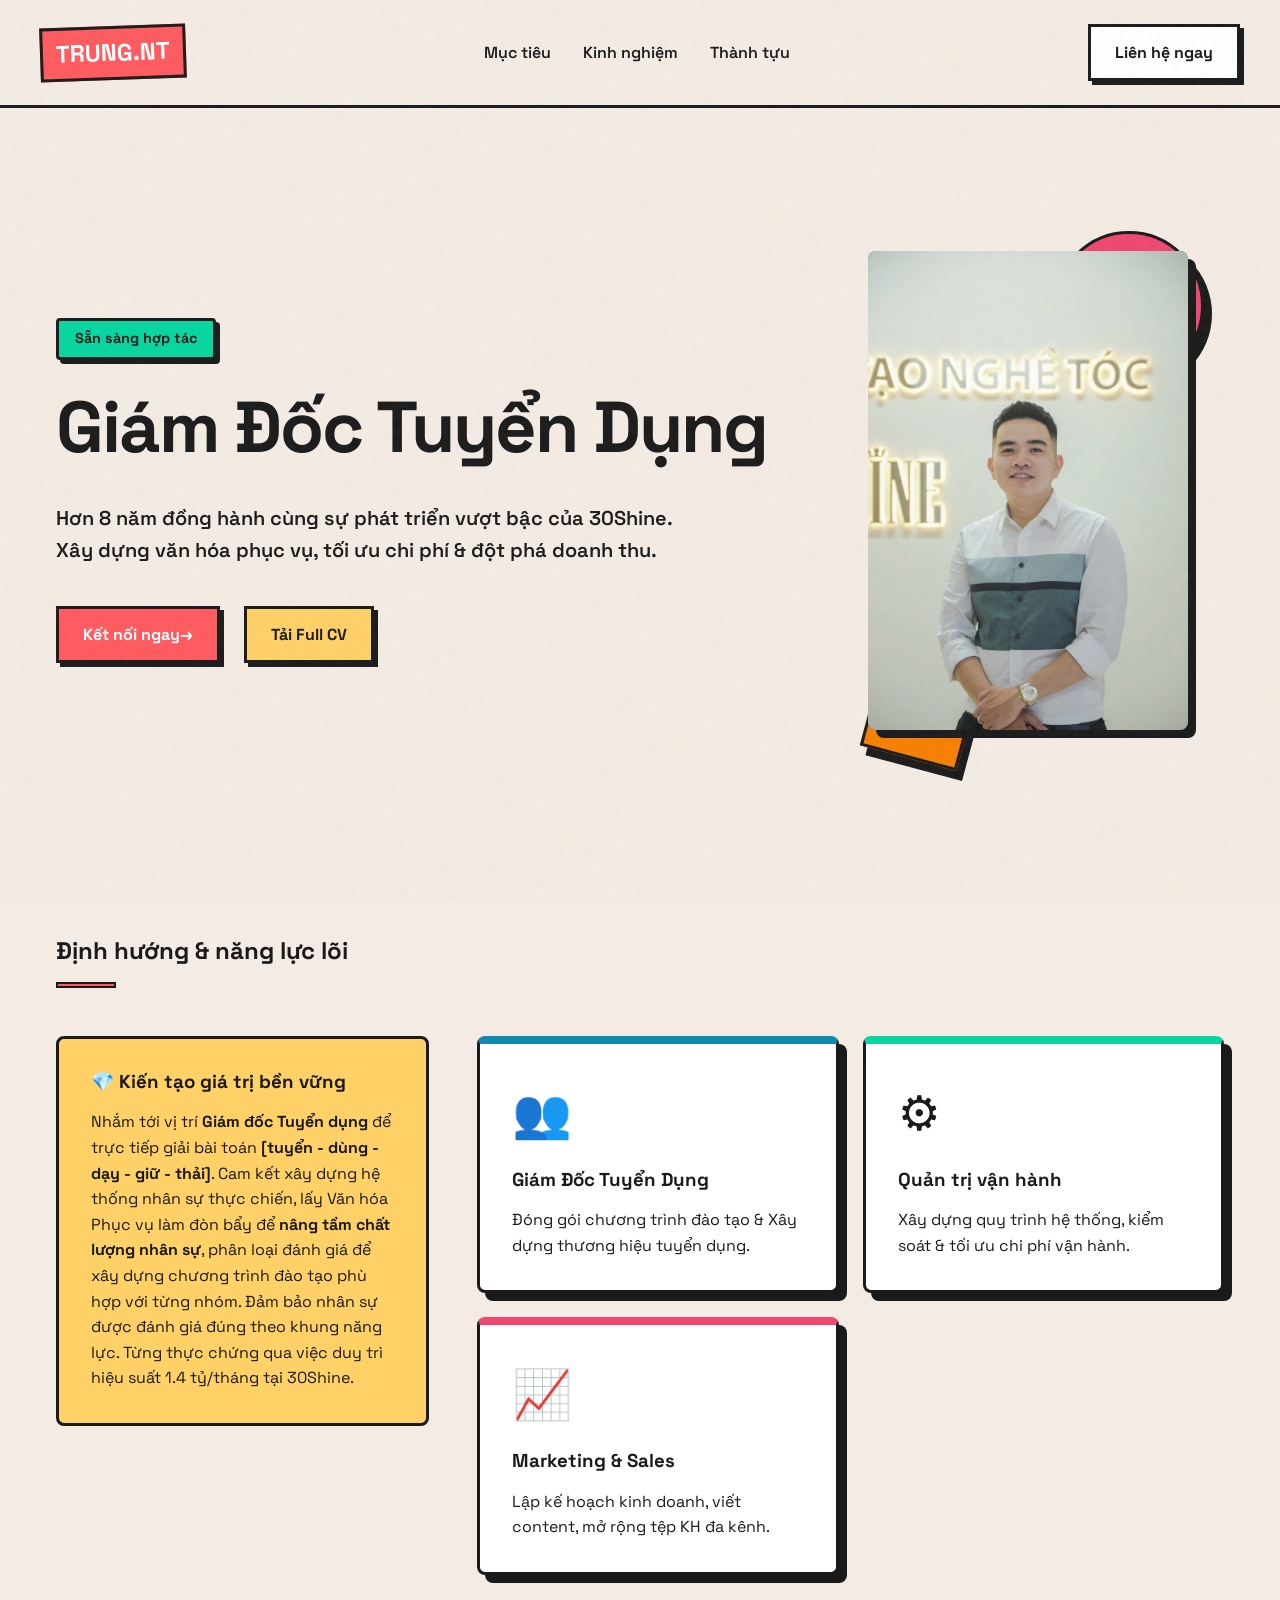
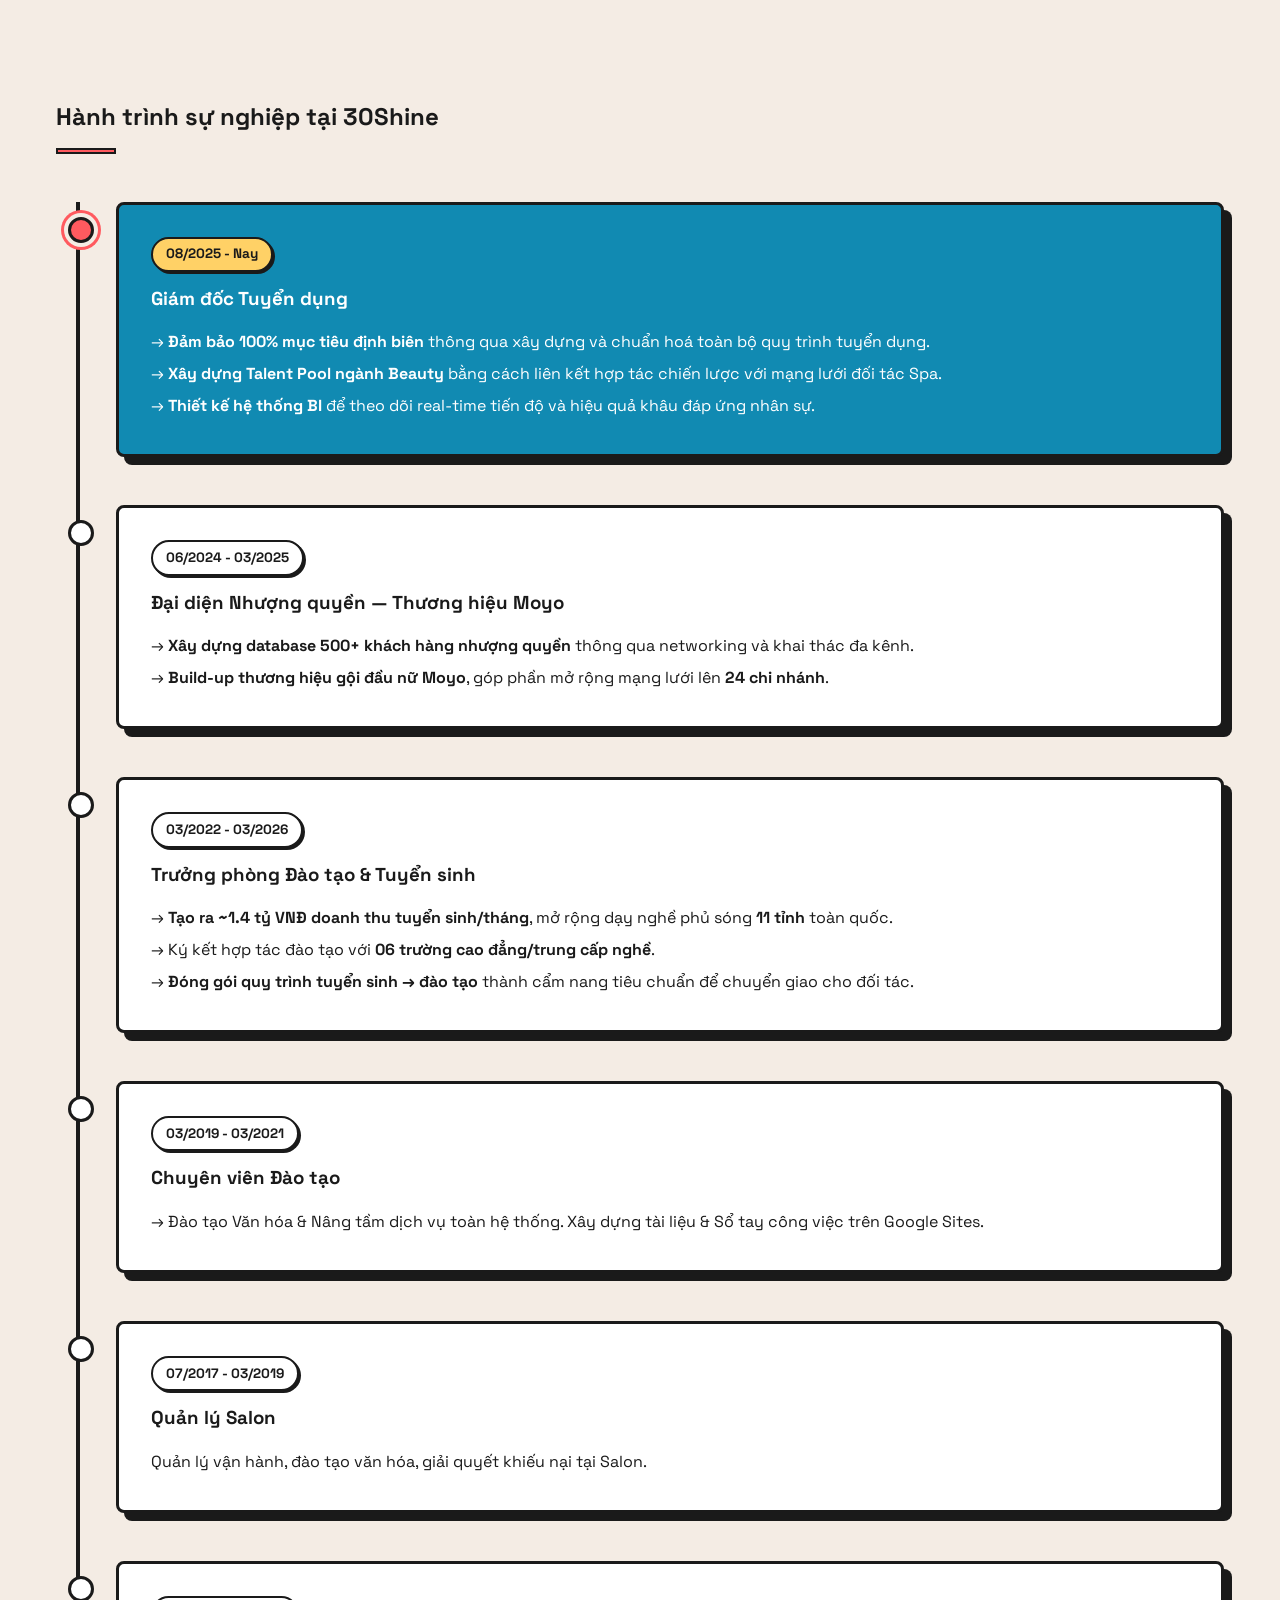
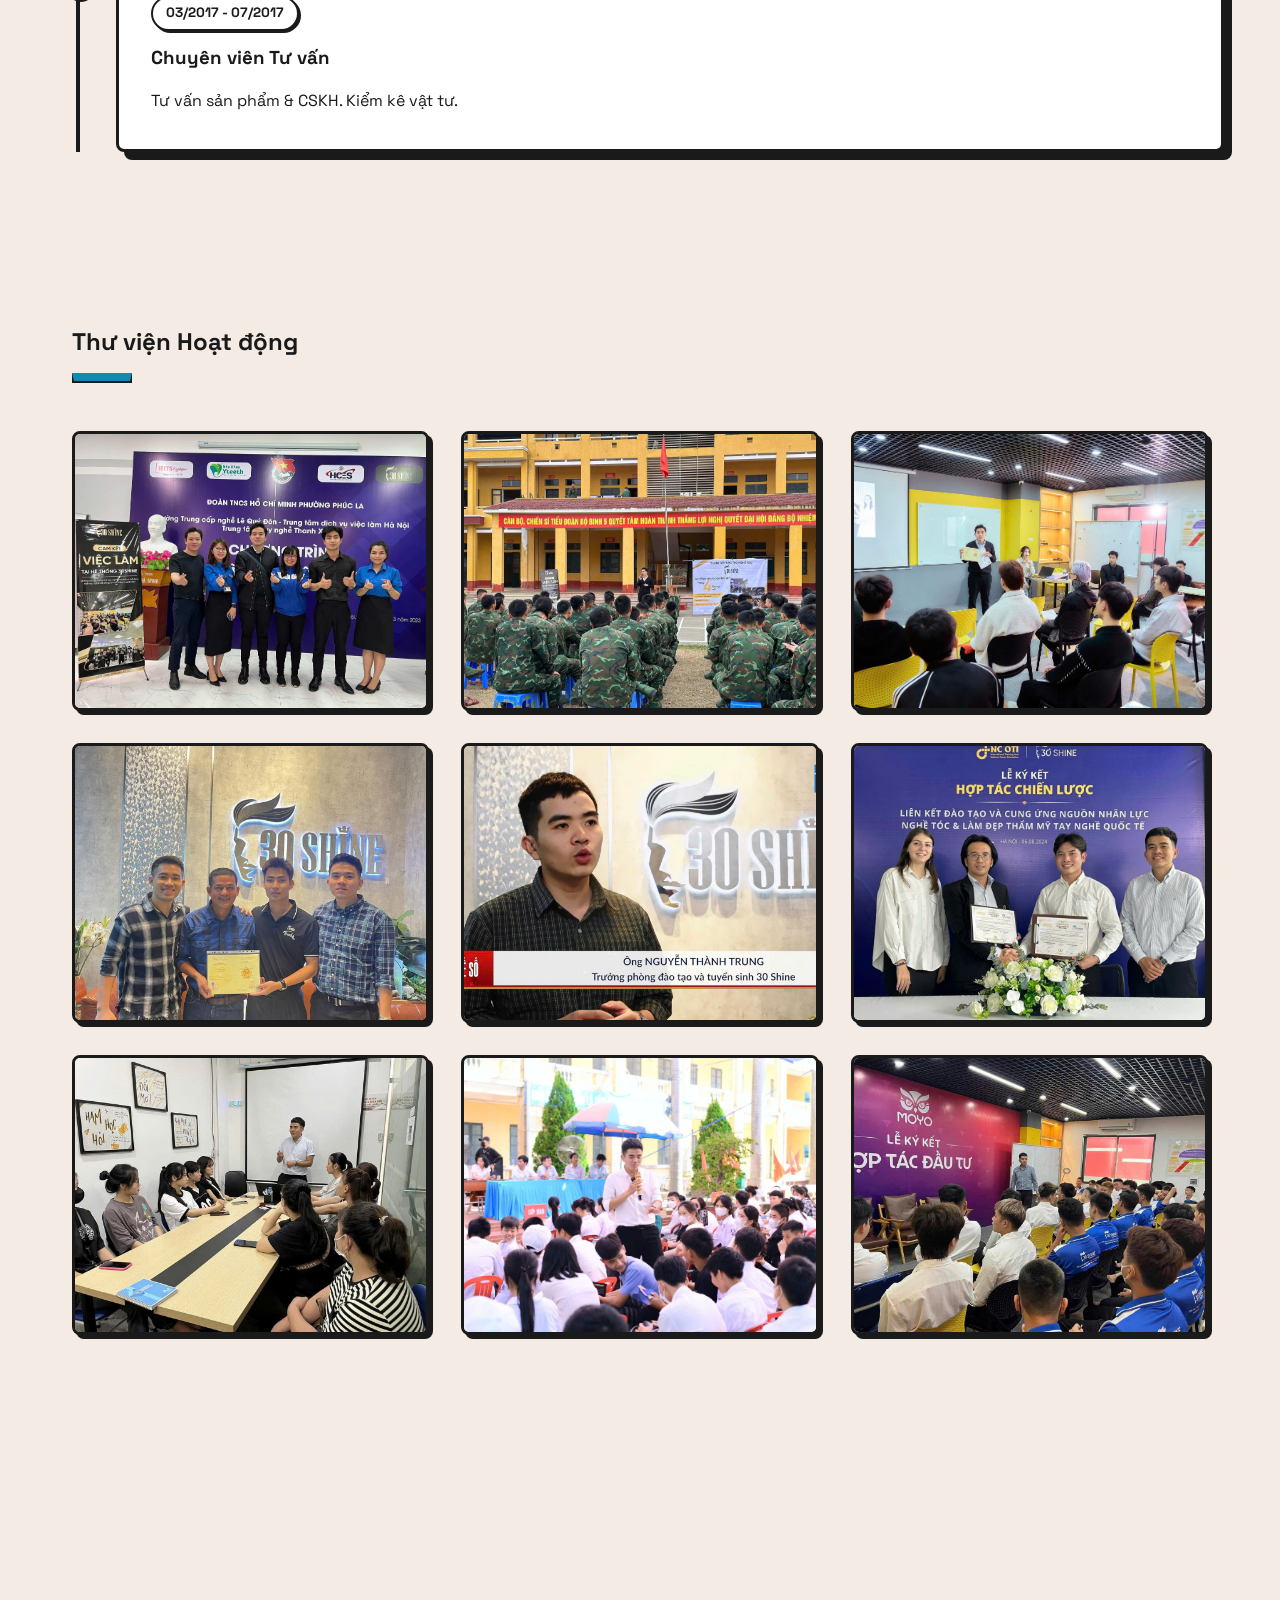
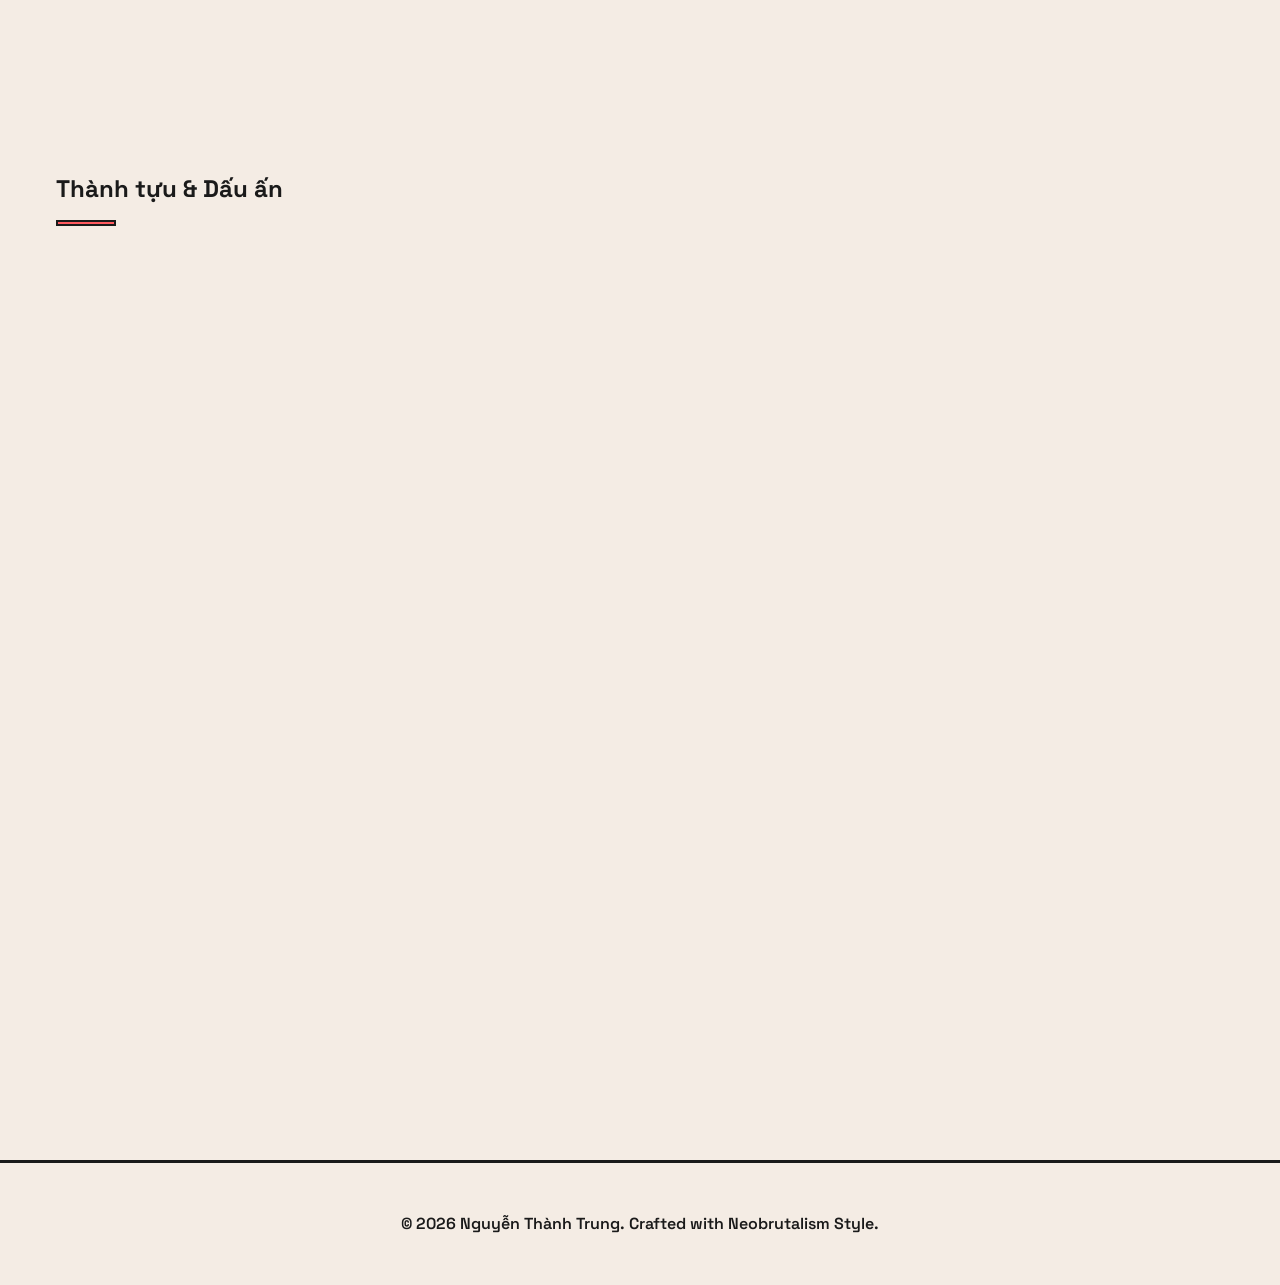
<file: index.html>
<!DOCTYPE html>
<html lang="vi">

<head>
    <meta charset="UTF-8">
    <meta name="viewport" content="width=device-width, initial-scale=1.0">
    <title>Nguyễn Thành Trung | Portfolio</title>
    <meta name="description" content="Portfolio của Nguyễn Thành Trung - Chuyên gia Đào tạo & Vận hành.">
    <!-- Google Fonts -->
    <link rel="preconnect" href="https://fonts.googleapis.com">
    <link rel="preconnect" href="https://fonts.gstatic.com" crossorigin>
    <link href="https://fonts.googleapis.com/css2?family=Space+Grotesk:wght@400;600;700&display=swap" rel="stylesheet">
    <link rel="stylesheet" href="style.css">
</head>

<body>
    <div class="noise-overlay"></div>

    <!-- Navigation -->
    <nav class="neo-nav">
        <div class="nav-content">
            <div class="logo">TRUNG.NT</div>
            <button class="mobile-menu-btn" aria-label="Toggle menu">
                <span></span><span></span><span></span>
            </button>
            <ul class="nav-links">
                <li><a href="#about">Mục tiêu</a></li>
                <li><a href="#experience">Kinh nghiệm</a></li>
                <li><a href="#achievements">Thành tựu</a></li>
            </ul>
            <a href="#contact" class="neo-btn nav-btn">Liên hệ ngay</a>
        </div>
    </nav>

    <main>
        <!-- Hero Section -->
        <section class="hero" id="hero">
            <div class="hero-content">
                <div class="badge">Sẵn sàng hợp tác</div>
                <h1 class="hero-title">
                    <span class="highlight-box">Giám Đốc Tuyển Dụng</span>
                </h1>
                <p class="hero-subtitle">
                    Hơn 8 năm đồng hành cùng sự phát triển vượt bậc của 30Shine. Xây dựng văn hóa phục vụ, tối ưu chi
                    phí & đột phá doanh thu.
                </p>
                <div class="hero-actions">
                    <a href="#contact" class="neo-btn primary-btn pulse-anim">Kết nối ngay <span
                            class="arrow">→</span></a>
                    <a href="cv_detail.html" target="_blank" class="neo-btn secondary-btn">Tải Full CV</a>
                </div>
            </div>
            <div class="hero-visual">
                <div class="neo-card intro-card">
                    <img src="assets/images/anh_dai_dien.jpg" alt="Nguyễn Thành Trung - Giám đốc Tuyển dụng"
                        class="profile-pic">
                </div>
                <!-- Trang trí -->
                <div class="shape shape-1"></div>
                <div class="shape shape-2"></div>
            </div>
        </section>



        <!-- Mục tiêu & Năng lực lõi -->
        <section class="about" id="about">
            <div class="section-header">
                <h2 class="section-title">Định hướng & năng lực lõi</h2>
                <div class="neo-separator"></div>
            </div>
            <div class="about-grid">
                <div class="about-text neo-box">
                    <h3>💎 Kiến tạo giá trị bền vững</h3>
                    <p>Nhắm tới vị trí <strong>Giám đốc Tuyển dụng</strong> để trực tiếp giải bài toán
                        <strong>[tuyển - dùng - dạy - giữ - thải]</strong>. Cam kết xây dựng hệ
                        thống nhân sự thực chiến, lấy Văn hóa Phục vụ làm đòn bẩy để <strong>nâng tầm chất lượng nhân
                            sự</strong>, phân loại đánh giá để xây dựng chương trình đào tạo phù hợp với từng nhóm. Đảm
                        bảo nhân sự được đánh giá đúng theo khung năng lực. Từng thực chứng qua việc duy trì hiệu suất
                        1.4 tỷ/tháng tại 30Shine.
                    </p>
                </div>

                <div class="skills-grid">
                    <div class="neo-card skill-card color-blue">
                        <div class="skill-icon">👥</div>
                        <h3>Giám Đốc Tuyển Dụng</h3>
                        <p>Đóng gói chương trình đào tạo & Xây dựng thương hiệu tuyển dụng.</p>
                    </div>
                    <div class="neo-card skill-card color-green">
                        <div class="skill-icon">⚙️</div>
                        <h3>Quản trị vận hành</h3>
                        <p>Xây dựng quy trình hệ thống, kiểm soát & tối ưu chi phí vận hành.</p>
                    </div>
                    <div class="neo-card skill-card color-pink">
                        <div class="skill-icon">📈</div>
                        <h3>Marketing & Sales</h3>
                        <p>Lập kế hoạch kinh doanh, viết content, mở rộng tệp KH đa kênh.</p>
                    </div>
                </div>
            </div>
        </section>

        <!-- Kinh nghiệm -->
        <section class="experience" id="experience">
            <div class="section-header">
                <h2 class="section-title">Hành trình sự nghiệp tại 30Shine</h2>
                <div class="neo-separator"></div>
            </div>

            <div class="timeline">
                <!-- Job 1: Giám đốc Tuyển dụng -->
                <div class="timeline-item is-current">
                    <div class="neo-card job-card highlight-card">
                        <div class="job-meta">
                            <span class="job-date neo-badge">08/2025 - Nay</span>
                        </div>
                        <h3 class="job-role">Giám đốc Tuyển dụng</h3>
                        <p class="job-description">
                            → <strong>Đảm bảo 100% mục tiêu định biên</strong> thông qua xây dựng và chuẩn hoá toàn bộ
                            quy trình tuyển dụng.<br>
                            → <strong>Xây dựng Talent Pool ngành Beauty</strong> bằng cách liên kết hợp tác chiến lược
                            với mạng lưới đối tác Spa.<br>
                            → <strong>Thiết kế hệ thống BI</strong> để theo dõi real-time tiến độ và hiệu quả khâu đáp
                            ứng nhân sự.
                        </p>
                    </div>
                </div>

                <!-- Job 2: Đại diện Nhượng quyền -->
                <div class="timeline-item">
                    <div class="neo-card job-card">
                        <div class="job-meta">
                            <span class="job-date neo-badge">06/2024 - 03/2025</span>
                        </div>
                        <h3 class="job-role">Đại diện Nhượng quyền — Thương hiệu Moyo</h3>
                        <p class="job-description">
                            → <strong>Xây dựng database 500+ khách hàng nhượng quyền</strong> thông qua networking và
                            khai
                            thác đa kênh.<br>
                            → <strong>Build-up thương hiệu gội đầu nữ Moyo</strong>, góp phần mở rộng mạng lưới lên
                            <strong>24 chi nhánh</strong>.
                        </p>
                    </div>
                </div>

                <!-- Job 3: Trưởng phòng ĐT & TS -->
                <div class="timeline-item">
                    <div class="neo-card job-card">
                        <div class="job-meta">
                            <span class="job-date neo-badge">03/2022 - 03/2026</span>
                        </div>
                        <h3 class="job-role">Trưởng phòng Đào tạo & Tuyển sinh</h3>
                        <p class="job-description">
                            → <strong>Tạo ra ~1.4 tỷ VNĐ doanh thu tuyển sinh/tháng</strong>, mở rộng dạy nghề phủ sóng
                            <strong>11 tỉnh</strong> toàn quốc.<br>
                            → Ký kết hợp tác đào tạo với <strong>06 trường cao đẳng/trung cấp nghề</strong>.<br>
                            → <strong>Đóng gói quy trình tuyển sinh → đào tạo</strong> thành cẩm nang tiêu chuẩn để
                            chuyển giao cho đối tác.
                        </p>
                    </div>
                </div>

                <!-- Job 4: Chuyên viên Đào tạo -->
                <div class="timeline-item">
                    <div class="neo-card job-card small-card">
                        <div class="job-meta">
                            <span class="job-date neo-badge">03/2019 - 03/2021</span>
                        </div>
                        <h3 class="job-role">Chuyên viên Đào tạo</h3>
                        <p class="job-description">
                            → Đào tạo Văn hóa & Nâng tầm dịch vụ toàn hệ thống. Xây dựng tài liệu & Sổ tay công việc
                            trên Google Sites.
                        </p>
                    </div>
                </div>

                <!-- Job 5: Quản lý Salon -->
                <div class="timeline-item collapsed">
                    <div class="neo-card job-card small-card">
                        <div class="job-meta">
                            <span class="job-date neo-badge">07/2017 - 03/2019</span>
                        </div>
                        <h3 class="job-role">Quản lý Salon</h3>
                        <p class="job-description">Quản lý vận hành, đào tạo văn hóa, giải quyết khiếu nại tại Salon.
                        </p>
                    </div>
                </div>

                <!-- Job 6: Chuyên viên Tư vấn -->
                <div class="timeline-item collapsed">
                    <div class="neo-card job-card small-card">
                        <div class="job-meta">
                            <span class="job-date neo-badge">03/2017 - 07/2017</span>
                        </div>
                        <h3 class="job-role">Chuyên viên Tư vấn</h3>
                        <p class="job-description">Tư vấn sản phẩm & CSKH. Kiểm kê vật tư.</p>
                    </div>
                </div>
            </div>
        </section>

        <!-- Thư viện hình ảnh hoạt động -->
        <section class="gallery" id="gallery">
            <div class="section-header">
                <h2 class="section-title">Thư viện Hoạt động</h2>
                <div class="neo-separator color-blue"></div>
            </div>
            <div class="gallery-grid">
                <div class="neo-card img-card"><img
                        src="assets/images/z7576290577034_81e336fcf08d0fcaa352661050a83299.jpg" alt="Hoạt động 1"
                        loading="lazy"></div>
                <div class="neo-card img-card"><img
                        src="assets/images/z7576290581107_7b0a91bdfef09a98564b756880747d9b.jpg" alt="Hoạt động 2"
                        loading="lazy"></div>
                <div class="neo-card img-card"><img
                        src="assets/images/z7576290594492_5654cd7d3670d0427db9d3370e00cd32.jpg" alt="Hoạt động 3"
                        loading="lazy"></div>
                <div class="neo-card img-card"><img
                        src="assets/images/z7576290595450_aef2e94fbaa9cb9de19e017eab35b91e.jpg" alt="Hoạt động 4"
                        loading="lazy"></div>
                <div class="neo-card img-card"><img
                        src="assets/images/z7576290597962_6893ce26d11a2f3e58070a5933b6b26e.jpg" alt="Hoạt động 5"
                        loading="lazy"></div>
                <div class="neo-card img-card"><img
                        src="assets/images/z7576290605880_f2f3d785ffdaaa693ee21861bc54a91a.jpg" alt="Hoạt động 6"
                        loading="lazy"></div>
                <div class="neo-card img-card"><img
                        src="assets/images/z7576290618510_0b3eac11b432a378b9816c355287b7f2.jpg" alt="Hoạt động 7"
                        loading="lazy"></div>
                <div class="neo-card img-card"><img
                        src="assets/images/z7576290618651_c4ed8628e1528053c4a8f9dc5334396a.jpg" alt="Hoạt động 8"
                        loading="lazy"></div>
                <div class="neo-card img-card"><img
                        src="assets/images/z7576290620640_14280a243634efdb25fd74dba5e611fc.jpg" alt="Hoạt động 9"
                        loading="lazy"></div>
                <div class="neo-card img-card"><img
                        src="assets/images/z7576290625409_ee4d6cbe5cddcddc4caa992694242afb.jpg" alt="Hoạt động 10"
                        loading="lazy"></div>
                <!-- Ẩn hình 11 nếu grid đẹp với 10 hình hoặc để css lưới tự động responsive -->
                <div class="neo-card img-card"><img
                        src="assets/images/z7576290630093_bef7a70e5215776886c7f437cc0bbad6.jpg" alt="Hoạt động 11"
                        loading="lazy"></div>
            </div>
        </section>

        <!-- Thành tựu & Giải thưởng -->
        <section class="achievements" id="achievements">
            <div class="section-header">
                <h2 class="section-title">Thành tựu & Dấu ấn</h2>
                <div class="neo-separator"></div>
            </div>

            <div class="achievement-grid">
                <div class="neo-card stat-card">
                    <div class="stat-year neo-badge primary">2022</div>
                    <h3>Lợi nhuận Vượt trội</h3>
                    <p>Đạt thành tích dẫn đầu về tối ưu chi phí & lợi nhuận tại điểm bán.</p>
                </div>

                <div class="neo-card stat-card">
                    <div class="stat-year neo-badge primary">2021</div>
                    <h3>Tăng trưởng Đỉnh cao</h3>
                    <p>Đạt thành tích ngành hàng có lũy kế tăng trưởng cao nhất toàn quốc.</p>
                </div>

                <div class="neo-card stat-card">
                    <div class="stat-year neo-badge">2019</div>
                    <h3>Master Trainer</h3>
                    <p>Giải thưởng người truyền cảm hứng toàn quốc 30Shine.</p>
                </div>

                <div class="neo-card stat-card">
                    <div class="stat-year neo-badge">2018</div>
                    <h3>Quản lý Xuất sắc</h3>
                    <p>Ghi nhận năng lực quản trị vận hành xuất sắc.</p>
                </div>
            </div>
        </section>

        <!-- Liên hệ CTA -->
        <section class="contact" id="contact">
            <div class="neo-box cta-box color-yellow">
                <h2>Đã sẵn sàng tạo ra sự thay đổi?</h2>
                <p>Từ việc chuẩn hoá quy trình nhân sự đến xây dựng hệ thống nhượng quyền bài bản – tôi ở đây để đồng
                    hành cùng bạn trên con đường phát triển bền vững.</p>
                <div class="contact-methods">
                    <a href="mailto:trung.nguyen250196@gmail.com" class="neo-btn primary-btn email-btn">
                        <span class="icon">✉️</span> Gửi Email Ngay
                    </a>
                    <!-- Mock SĐT -->
                    <div class="neo-tag phone-tag">
                        📞 0375 749 245
                    </div>
                </div>
            </div>
        </section>
    </main>

    <footer class="neo-footer">
        <p>© 2026 Nguyễn Thành Trung. Crafted with Neobrutalism Style.</p>
    </footer>



    <script src="script.js"></script>
</body>

</html>
</file>
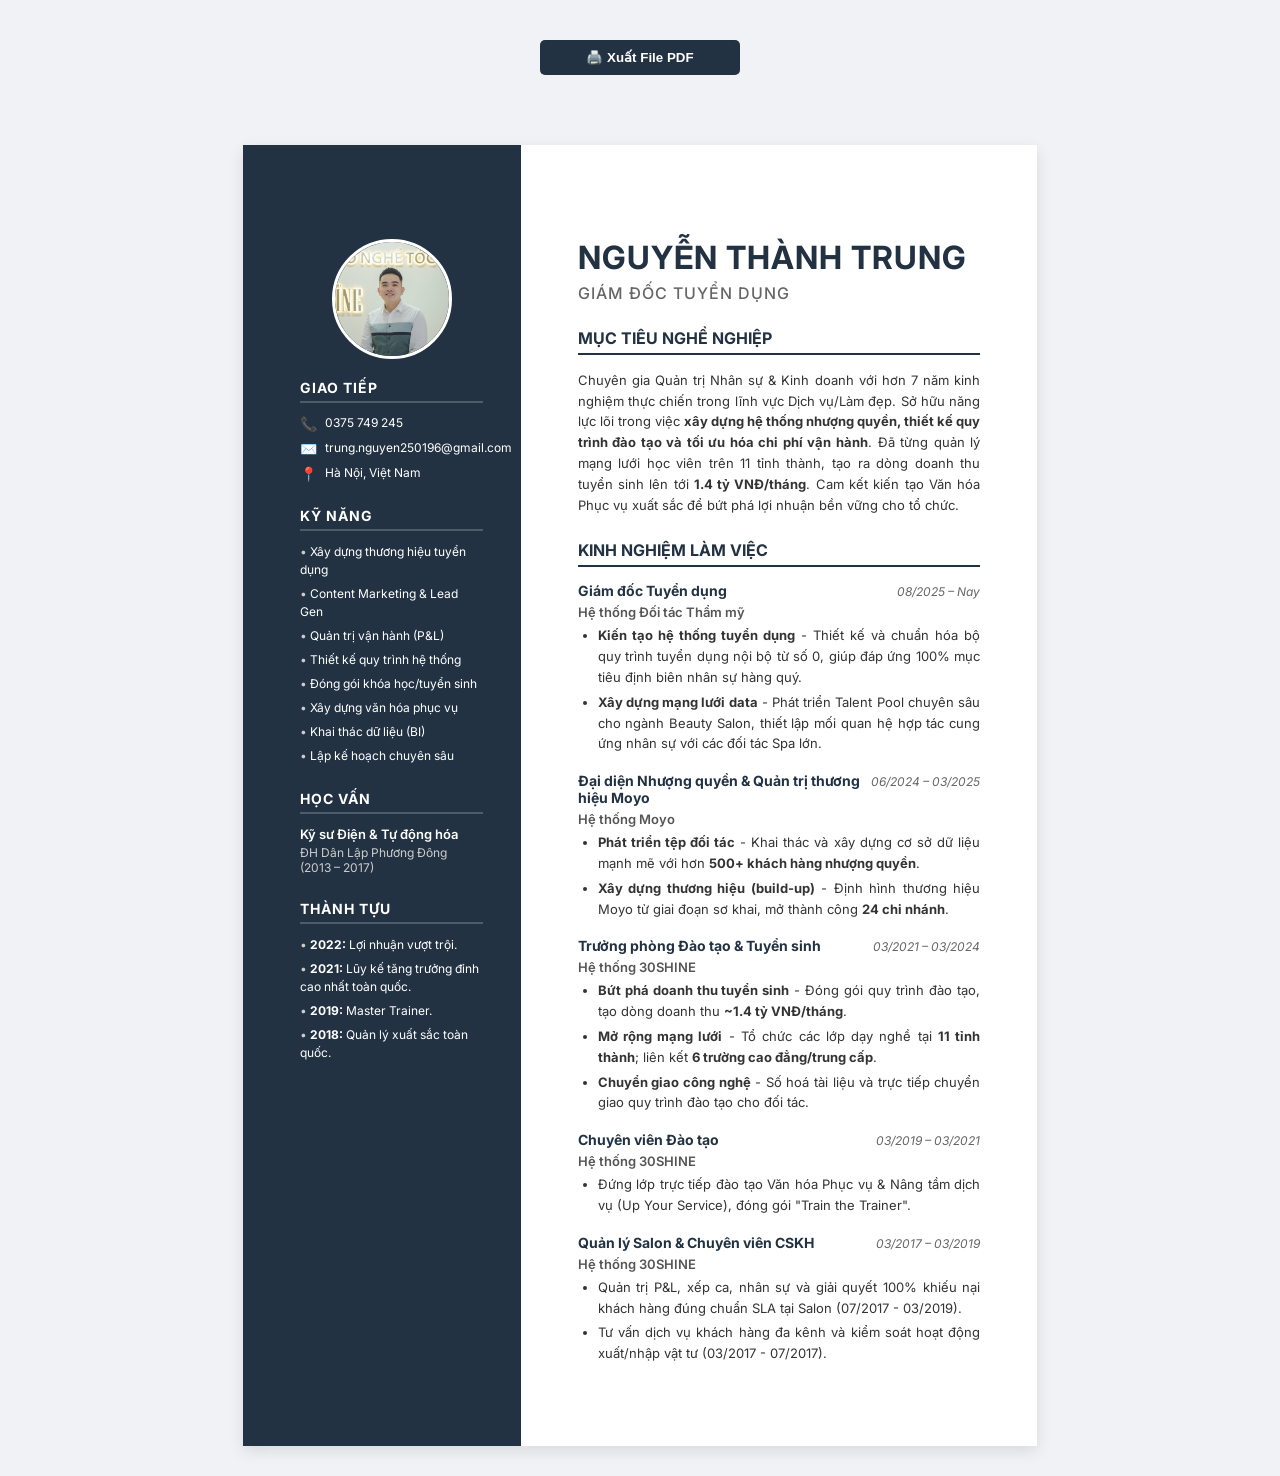
<file: cv_detail.html>
<!DOCTYPE html>
<html lang="vi">

<head>
    <meta charset="UTF-8">
    <meta name="viewport" content="width=device-width, initial-scale=1.0">
    <title>CV - Nguyễn Thành Trung</title>
    <link href="https://fonts.googleapis.com/css2?family=Inter:wght@400;500;600;700&display=swap" rel="stylesheet">
    <style>
        /* RESET & VARIABLES */
        :root {
            --primary-bg: #1a1a1a;
            --primary-text: #ffffff;
            --secondary-bg: #ffffff;
            --secondary-text: #333333;
            --accent-color: #2F80ED;
            --text-light: #777777;
            --border-color: #e0e0e0;
            --sidebar-width: 35%;
        }

        * {
            box-sizing: border-box;
            margin: 0;
            padding: 0;
        }

        body {
            font-family: 'Inter', sans-serif;
            background-color: #f0f2f5;
            -webkit-print-color-adjust: exact;
            print-color-adjust: exact;
        }

        /* -------------------------------------
           A4 PAPER SETUP
           ------------------------------------- */
        @page {
            size: A4;
            margin: 0;
        }

        .paper-a4 {
            width: 210mm;
            min-height: 297mm;
            background: var(--secondary-bg);
            margin: 30px auto;
            box-shadow: 0 5px 15px rgba(0, 0, 0, 0.1);
            position: relative;
            overflow: hidden;
            display: flex;
        }

        @media print {
            body {
                background: none;
                margin: 0;
                padding: 0;
            }

            .paper-a4 {
                margin: 0;
                box-shadow: none;
                width: 210mm;
                min-height: 297mm;
            }

            .btn-print,
            .instruction-text {
                display: none;
            }

            /* Tránh cắt trang */
            .exp-item {
                page-break-inside: avoid;
            }
        }

        /* -------------------------------------
           LAYOUT (2 COLUMNS)
           ------------------------------------- */
        .sidebar {
            width: var(--sidebar-width);
            background-color: #223243;
            color: var(--primary-text);
            padding: 25mm 10mm 15mm 15mm;
            min-height: 100vh;
        }

        .main-content {
            width: calc(100% - var(--sidebar-width));
            background-color: var(--secondary-bg);
            color: var(--secondary-text);
            padding: 25mm 15mm 15mm 15mm;
        }

        /* -------------------------------------
           SIDEBAR STYLES
           ------------------------------------- */
        .avatar-container {
            width: 120px;
            height: 120px;
            border-radius: 50%;
            background-color: #3e526a;
            margin: 0 auto 20px auto;
            display: flex;
            align-items: center;
            justify-content: center;
            border: 3px solid #fff;
            overflow: hidden;
        }

        .sidebar-section {
            margin-bottom: 25px;
        }

        .sidebar-title {
            font-size: 14px;
            text-transform: uppercase;
            border-bottom: 2px solid rgba(255, 255, 255, 0.2);
            padding-bottom: 5px;
            margin-bottom: 12px;
            letter-spacing: 1px;
        }

        .contact-item {
            margin-bottom: 8px;
            font-size: 12px;
            display: flex;
            align-items: flex-start;
        }

        .contact-icon {
            margin-right: 8px;
            font-size: 14px;
        }

        .sidebar-list {
            list-style: none;
            padding: 0;
        }

        .sidebar-list li {
            font-size: 12px;
            margin-bottom: 6px;
            line-height: 1.5;
        }

        .sidebar-list li::before {
            content: "• ";
            color: #ccc;
        }

        /* -------------------------------------
           MAIN CONTENT STYLES
           ------------------------------------- */
        h1.cv-name {
            font-size: 32px;
            text-transform: uppercase;
            color: #223243;
            letter-spacing: 1px;
            margin-bottom: 5px;
            line-height: 1.2;
        }

        h2.cv-title-job {
            font-size: 16px;
            color: #666;
            text-transform: uppercase;
            letter-spacing: 1px;
            margin-bottom: 25px;
            font-weight: 500;
        }

        .main-section {
            margin-bottom: 25px;
        }

        .main-title {
            font-size: 16px;
            text-transform: uppercase;
            color: #223243;
            border-bottom: 2px solid #223243;
            padding-bottom: 5px;
            margin-bottom: 15px;
            font-weight: 700;
        }

        p.summary {
            font-size: 13px;
            line-height: 1.6;
            text-align: justify;
        }

        .exp-item {
            margin-bottom: 18px;
            font-size: 13px;
            page-break-inside: avoid;
        }

        .exp-header {
            display: flex;
            justify-content: space-between;
            align-items: baseline;
            margin-bottom: 5px;
        }

        .job-title {
            font-size: 14px;
            font-weight: 700;
            color: #223243;
        }

        .job-date {
            font-size: 12px;
            color: #666;
            font-style: italic;
            white-space: nowrap;
        }

        .company-name {
            font-weight: 600;
            color: #555;
            margin-bottom: 5px;
            display: block;
        }

        .exp-detail {
            list-style-type: disc;
            padding-left: 20px;
            line-height: 1.6;
        }

        .exp-detail li {
            margin-bottom: 4px;
            text-align: justify;
        }

        /* UTILITY */
        .btn-print {
            display: block;
            width: 200px;
            margin: 20px auto;
            padding: 10px 20px;
            background: #223243;
            color: white;
            text-align: center;
            text-decoration: none;
            font-weight: bold;
            border-radius: 5px;
            cursor: pointer;
            border: none;
            transition: 0.2s;
        }

        .btn-print:hover {
            background: #3e526a;
        }
    </style>
</head>

<body>

    <!-- Instruction (ẩn khi in) -->
    <div style="text-align:center; padding: 20px;" class="instruction-text">
        <button class="btn-print" onclick="window.print()">🖨️ Xuất File PDF</button>
    </div>

    <!-- KHUNG A4 -->
    <div class="paper-a4">

        <!-- SIDEBAR -->
        <div class="sidebar">
            <div class="avatar-container">
                <img src="assets/images/anh_dai_dien.jpg" alt="Nguyễn Thành Trung"
                    style="width: 100%; height: 100%; object-fit: cover;">
            </div>

            <div class="sidebar-section">
                <h3 class="sidebar-title">Giao tiếp</h3>
                <div class="contact-item"><span class="contact-icon">📞</span> 0375 749 245</div>
                <div class="contact-item"><span class="contact-icon">✉️</span> trung.nguyen250196@gmail.com</div>
                <div class="contact-item"><span class="contact-icon">📍</span> Hà Nội, Việt Nam</div>
            </div>

            <div class="sidebar-section">
                <h3 class="sidebar-title">Kỹ năng</h3>
                <ul class="sidebar-list">
                    <li>Xây dựng thương hiệu tuyển dụng</li>
                    <li>Content Marketing &amp; Lead Gen</li>
                    <li>Quản trị vận hành (P&amp;L)</li>
                    <li>Thiết kế quy trình hệ thống</li>
                    <li>Đóng gói khóa học/tuyển sinh</li>
                    <li>Xây dựng văn hóa phục vụ</li>
                    <li>Khai thác dữ liệu (BI)</li>
                    <li>Lập kế hoạch chuyên sâu</li>
                </ul>
            </div>

            <div class="sidebar-section">
                <h3 class="sidebar-title">Học vấn</h3>
                <p style="font-size: 13px; font-weight: 600; margin-bottom: 3px;">Kỹ sư Điện &amp; Tự động hóa</p>
                <p style="font-size: 12px; color: #ccc;">ĐH Dân Lập Phương Đông<br>(2013 – 2017)</p>
            </div>

            <div class="sidebar-section">
                <h3 class="sidebar-title">Thành tựu</h3>
                <ul class="sidebar-list">
                    <li><strong>2022:</strong> Lợi nhuận vượt trội.</li>
                    <li><strong>2021:</strong> Lũy kế tăng trưởng đỉnh cao nhất toàn quốc.</li>
                    <li><strong>2019:</strong> Master Trainer.</li>
                    <li><strong>2018:</strong> Quản lý xuất sắc toàn quốc.</li>
                </ul>
            </div>
        </div>

        <!-- MAIN CONTENT -->
        <div class="main-content">
            <h1 class="cv-name">Nguyễn Thành Trung</h1>
            <h2 class="cv-title-job">Giám Đốc Tuyển Dụng</h2>

            <div class="main-section">
                <h3 class="main-title">Mục tiêu nghề nghiệp</h3>
                <p class="summary">
                    Chuyên gia Quản trị Nhân sự &amp; Kinh doanh với hơn 7 năm kinh nghiệm thực chiến trong lĩnh vực
                    Dịch vụ/Làm đẹp. Sở hữu năng lực lõi trong việc <strong>xây dựng hệ thống nhượng quyền, thiết kế quy
                        trình đào tạo và tối ưu hóa chi phí vận hành</strong>. Đã từng quản lý mạng lưới học viên trên
                    11 tỉnh thành, tạo ra dòng doanh thu tuyển sinh lên tới <strong>1.4 tỷ VNĐ/tháng</strong>. Cam kết
                    kiến tạo Văn hóa Phục vụ xuất sắc để bứt phá lợi nhuận bền vững cho tổ chức.
                </p>
            </div>

            <div class="main-section">
                <h3 class="main-title">Kinh nghiệm làm việc</h3>

                <div class="exp-item">
                    <div class="exp-header">
                        <span class="job-title">Giám đốc Tuyển dụng</span>
                        <span class="job-date">08/2025 – Nay</span>
                    </div>
                    <span class="company-name">Hệ thống Đối tác Thẩm mỹ</span>
                    <ul class="exp-detail">
                        <li><strong>Kiến tạo hệ thống tuyển dụng</strong> - Thiết kế và chuẩn hóa bộ quy trình tuyển
                            dụng nội bộ từ số 0, giúp đáp ứng 100% mục tiêu định biên nhân sự hàng quý.</li>
                        <li><strong>Xây dựng mạng lưới data</strong> - Phát triển Talent Pool chuyên sâu cho ngành
                            Beauty Salon, thiết lập mối quan hệ hợp tác cung ứng nhân sự với các đối tác Spa lớn.</li>
                    </ul>
                </div>

                <div class="exp-item">
                    <div class="exp-header">
                        <span class="job-title">Đại diện Nhượng quyền &amp; Quản trị thương hiệu Moyo</span>
                        <span class="job-date">06/2024 – 03/2025</span>
                    </div>
                    <span class="company-name">Hệ thống Moyo</span>
                    <ul class="exp-detail">
                        <li><strong>Phát triển tệp đối tác</strong> - Khai thác và xây dựng cơ sở dữ liệu mạnh mẽ với
                            hơn <strong>500+ khách hàng nhượng quyền</strong>.</li>
                        <li><strong>Xây dựng thương hiệu (build-up)</strong> - Định hình thương hiệu Moyo từ giai đoạn
                            sơ khai, mở thành công <strong>24 chi nhánh</strong>.</li>
                    </ul>
                </div>

                <div class="exp-item">
                    <div class="exp-header">
                        <span class="job-title">Trưởng phòng Đào tạo &amp; Tuyển sinh</span>
                        <span class="job-date">03/2021 – 03/2024</span>
                    </div>
                    <span class="company-name">Hệ thống 30SHINE</span>
                    <ul class="exp-detail">
                        <li><strong>Bứt phá doanh thu tuyển sinh</strong> - Đóng gói quy trình đào tạo, tạo dòng doanh
                            thu <strong>~1.4 tỷ VNĐ/tháng</strong>.</li>
                        <li><strong>Mở rộng mạng lưới</strong> - Tổ chức các lớp dạy nghề tại <strong>11 tỉnh
                                thành</strong>; liên kết <strong>6 trường cao đẳng/trung cấp</strong>.</li>
                        <li><strong>Chuyển giao công nghệ</strong> - Số hoá tài liệu và trực tiếp chuyển giao quy trình
                            đào tạo cho đối tác.</li>
                    </ul>
                </div>

                <div class="exp-item">
                    <div class="exp-header">
                        <span class="job-title">Chuyên viên Đào tạo</span>
                        <span class="job-date">03/2019 – 03/2021</span>
                    </div>
                    <span class="company-name">Hệ thống 30SHINE</span>
                    <ul class="exp-detail">
                        <li>Đứng lớp trực tiếp đào tạo Văn hóa Phục vụ &amp; Nâng tầm dịch vụ (Up Your Service), đóng
                            gói "Train the Trainer".</li>
                    </ul>
                </div>

                <div class="exp-item">
                    <div class="exp-header">
                        <span class="job-title">Quản lý Salon &amp; Chuyên viên CSKH</span>
                        <span class="job-date">03/2017 – 03/2019</span>
                    </div>
                    <span class="company-name">Hệ thống 30SHINE</span>
                    <ul class="exp-detail">
                        <li>Quản trị P&amp;L, xếp ca, nhân sự và giải quyết 100% khiếu nại khách hàng đúng chuẩn SLA tại
                            Salon (07/2017 - 03/2019).</li>
                        <li>Tư vấn dịch vụ khách hàng đa kênh và kiểm soát hoạt động xuất/nhập vật tư (03/2017 -
                            07/2017).</li>
                    </ul>
                </div>

            </div>

        </div>

    </div>

</body>

</html>
</file>
<file: style.css>
﻿/* Base & Reset */
:root {
    /* Neobrutalism Palette */
    --bg-color: #f4ece4;
    --text-color: #1a1a1a;
    --primary: #FF5A5F;
    --secondary: #2B2D42;

    /* Vibrant Accent Colors */
    --yellow: #FFD166;
    --green: #06D6A0;
    --blue: #118AB2;
    --pink: #EF476F;
    --orange: #F77F00;

    /* Shadows & Borders */
    --border-dark: 3px solid #1a1a1a;
    --shadow-sm: 4px 4px 0px #1a1a1a;
    --shadow-md: 8px 8px 0px #1a1a1a;
    --shadow-lg: 12px 12px 0px #1a1a1a;

    /* Typography */
    --font-main: 'Space Grotesk', system-ui, sans-serif;

    /* Spacing */
    --space-sm: 0.5rem;
    --space-md: 1rem;
    --space-lg: 2rem;
    --space-xl: 4rem;
}

* {
    margin: 0;
    padding: 0;
    box-sizing: border-box;
}

body {
    font-family: var(--font-main);
    background-color: var(--bg-color);
    color: var(--text-color);
    line-height: 1.6;
    overflow-x: hidden;
}

/* Texture Overlay */
.noise-overlay {
    position: fixed;
    top: 0;
    left: 0;
    width: 100%;
    height: 100%;
    pointer-events: none;
    z-index: 9999;
    background-image: url('data:image/svg+xml;utf8,%3Csvg viewBox="0 0 200 200" xmlns="http://www.w3.org/2000/svg"%3E%3Cfilter id="noiseFilter"%3E%3CfeTurbulence type="fractalNoise" baseFrequency="0.65" numOctaves="3" stitchTiles="stitch"/%3E%3C/filter%3E%3Crect width="100%25" height="100%25" filter="url(%23noiseFilter)" opacity="0.05"/%3E%3C/svg%3E');
}

/* Typography */
h1,
h2,
h3,
h4,
h5,
h6 {
    font-weight: 700;
    line-height: 1.2;
    margin-bottom: var(--space-md);
}

a {
    color: inherit;
    text-decoration: none;
}

/* Utilities */
.neo-btn {
    display: inline-flex;
    align-items: center;
    justify-content: center;
    padding: 0.8rem 1.5rem;
    font-family: inherit;
    font-weight: 700;
    font-size: 1rem;
    background: #fff;
    border: var(--border-dark);
    box-shadow: var(--shadow-sm);
    cursor: pointer;
    transition: all 0.2s ease;
}

.neo-btn:hover {
    transform: translate(-4px, -4px) rotate(-1deg);
    box-shadow: var(--shadow-md);
}

.neo-btn:active {
    transform: translate(2px, 2px);
    box-shadow: 2px 2px 0px #1a1a1a;
}

.neo-btn.primary-btn {
    background: var(--primary);
    color: #fff;
}

.neo-btn.secondary-btn {
    background: var(--yellow);
    color: var(--text-color);
}

.neo-card {
    background: #fff;
    border: var(--border-dark);
    box-shadow: var(--shadow-md);
    padding: var(--space-lg);
    border-radius: 8px;
    transition: transform 0.3s ease, box-shadow 0.3s ease;
}

.neo-card:hover {
    transform: translate(-6px, -6px) rotate(1deg);
    box-shadow: var(--shadow-lg);
}

.neo-box {
    background: #fff;
    border: var(--border-dark);
    padding: var(--space-lg);
    border-radius: 8px;
}

.neo-badge {
    display: inline-block;
    padding: 0.3rem 0.8rem;
    font-weight: 700;
    font-size: 0.85rem;
    border: 2px solid var(--text-color);
    border-radius: 50px;
    background: #fff;
    box-shadow: 2px 2px 0px var(--text-color);
}

.neo-badge.primary {
    background: var(--green);
}

.neo-separator {
    width: 60px;
    height: 6px;
    background: var(--primary);
    border: 2px solid var(--text-color);
    margin: var(--space-md) 0;
}

/* Structure */
main {
    max-width: 1200px;
    margin: 0 auto;
    padding: 0 var(--space-md);
}

section {
    padding: var(--space-xl) 0;
    position: relative;
}

/* --- Navigation --- */
.neo-nav {
    padding: 1.5rem;
    position: sticky;
    top: 0;
    z-index: 100;
    background: var(--bg-color);
    border-bottom: var(--border-dark);
}

.nav-content {
    max-width: 1200px;
    margin: 0 auto;
    display: flex;
    justify-content: space-between;
    align-items: center;
}

.logo {
    font-size: 1.5rem;
    font-weight: 700;
    background: var(--primary);
    color: #fff;
    padding: 0.3rem 0.8rem;
    border: var(--border-dark);
    transform: rotate(-2deg);
}

.nav-links {
    display: flex;
    list-style: none;
    gap: 2rem;
}

.nav-links a {
    font-weight: 600;
    position: relative;
    padding-bottom: 3px;
}

.nav-links a::after {
    content: '';
    position: absolute;
    bottom: 0;
    left: 0;
    width: 0;
    height: 3px;
    background: var(--primary);
    transition: width 0.3s ease;
}

.nav-links a:hover::after {
    width: 100%;
}

/* Mobile Menu Button */
.mobile-menu-btn {
    display: none;
    background: none;
    border: none;
    cursor: pointer;
    padding: 0.5rem;
    z-index: 101;
}

.mobile-menu-btn span {
    display: block;
    width: 25px;
    height: 3px;
    background-color: var(--text-color);
    margin: 5px 0;
    transition: 0.3s;
}

/* --- Hero Section --- */
.hero {
    display: grid;
    grid-template-columns: 1.2fr 1fr;
    gap: 4rem;
    align-items: center;
    min-height: 85vh;
}

.badge {
    display: inline-block;
    background: var(--green);
    border: var(--border-dark);
    padding: 0.4rem 1rem;
    font-weight: 700;
    font-size: 0.9rem;
    margin-bottom: 1.5rem;
    box-shadow: var(--shadow-sm);
    border-radius: 4px;
}

.hero-title {
    font-size: 4.5rem;
    margin-bottom: 2rem;
    letter-spacing: -2px;
}

.highlight-box {
    white-space: nowrap;
}

.hero-subtitle {
    font-size: 1.25rem;
    margin-bottom: 2.5rem;
    max-width: 90%;
    font-weight: 600;
}

.hero-actions {
    display: flex;
    gap: 1.5rem;
}

.hero-visual {
    position: relative;
    display: flex;
    justify-content: center;
    align-items: center;
}

.intro-card {
    background: var(--blue);
    max-width: 320px;
    z-index: 2;
    transform: rotate(2deg);
    padding: 0;
    overflow: hidden;
    border: var(--border-width) solid var(--text-color);
    border-radius: 8px;
    box-shadow: var(--shadow-md);
}

.intro-card img.profile-pic {
    width: 100%;
    height: auto;
    display: block;
    object-fit: cover;
}

/* Decoration shapes */
.shape {
    position: absolute;
    border: var(--border-dark);
    box-shadow: var(--shadow-md);
    z-index: 1;
}

.shape-1 {
    width: 150px;
    height: 150px;
    background: var(--pink);
    border-radius: 50%;
    top: -20px;
    right: 20px;
}

.shape-2 {
    width: 100px;
    height: 100px;
    background: var(--orange);
    bottom: -30px;
    left: 40px;
    transform: rotate(15deg);
}

/* --- About Section --- */
.about-grid {
    display: grid;
    grid-template-columns: 1fr 2fr;
    gap: 3rem;
    margin-top: 3rem;
}

.about-text {
    background: var(--yellow);
    height: fit-content;
}

.skills-grid {
    display: grid;
    grid-template-columns: repeat(auto-fit, minmax(240px, 1fr));
    gap: 1.5rem;
}

.skill-card {
    display: flex;
    flex-direction: column;
}

.skill-icon {
    font-size: 3rem;
    margin-bottom: 1rem;
}

.color-blue {
    border-top: 8px solid var(--blue);
}

.color-green {
    border-top: 8px solid var(--green);
}

.color-pink {
    border-top: 8px solid var(--pink);
}

/* --- Experience Timeline --- */
.timeline {
    margin-top: 3rem;
    position: relative;
}

.timeline::before {
    content: '';
    position: absolute;
    left: 20px;
    top: 0;
    bottom: 0;
    width: 4px;
    background: var(--text-color);
}

.timeline-item {
    position: relative;
    padding-left: 60px;
    margin-bottom: 3rem;
}

.timeline-item::before {
    content: '';
    position: absolute;
    left: 12px;
    top: 15px;
    width: 20px;
    height: 20px;
    border-radius: 50%;
    background: #fff;
    border: var(--border-dark);
    z-index: 2;
}

.timeline-item.is-current::before {
    background: var(--primary);
    box-shadow: 0 0 0 4px var(--bg-color), 0 0 0 7px var(--primary);
}

.job-meta {
    margin-bottom: 1rem;
}

.highlight-card {
    background: var(--blue);
    color: white;
}

.highlight-card .neo-badge {
    background: var(--yellow);
    color: var(--text-color);
}

.small-card {
    opacity: 0.8;
}

.job-description {
    line-height: 2.0;
}

/* --- ThÆ° viá»‡n HÃ¬nh áº£nh --- */
.gallery {
    padding: var(--space-xl) var(--space-md);
}

.gallery-grid {
    display: grid;
    grid-template-columns: repeat(auto-fill, minmax(280px, 1fr));
    gap: 2rem;
    margin-top: 3rem;
}

.img-card {
    padding: 0;
    overflow: hidden;
    background: #fff;
    border: var(--border-dark);
    border-radius: 8px;
    height: 280px;
    position: relative;
    box-shadow: var(--shadow-sm);
    transition: transform 0.3s ease, box-shadow 0.3s ease;
}

.img-card img {
    width: 100%;
    height: 100%;
    object-fit: cover;
    display: block;
    transition: transform 0.3s ease;
}

.img-card:hover {
    transform: translate(-6px, -6px);
    box-shadow: var(--shadow-lg);
}

.img-card:hover img {
    transform: scale(1.05);
    /* Zoom nháº¹ áº£nh khi hover */
}

/* --- Achievements --- */
.achievement-grid {
    display: grid;
    grid-template-columns: repeat(auto-fit, minmax(250px, 1fr));
    gap: 2rem;
    margin-top: 3rem;
}

.stat-card {
    text-align: center;
}

.stat-year {
    margin-bottom: 1rem;
    font-size: 1.2rem;
}

/* --- Contact CTA --- */
.cta-box {
    text-align: center;
    padding: 4rem 2rem;
    max-width: 800px;
    margin: 0 auto;
}

.cta-box.color-yellow {
    background: var(--yellow);
}

.cta-box h2 {
    font-size: 2.5rem;
    margin-bottom: 1.5rem;
}

.contact-methods {
    display: flex;
    justify-content: center;
    align-items: center;
    gap: 2rem;
    margin-top: 2rem;
    flex-wrap: wrap;
}

.email-btn {
    font-size: 1.25rem;
    padding: 1rem 2.5rem;
}

.phone-tag {
    font-size: 1.25rem;
    font-weight: 700;
    padding: 1rem 1.5rem;
    background: #fff;
    border: var(--border-dark);
    box-shadow: var(--shadow-sm);
    border-radius: 4px;
}

/* --- Footer --- */
.neo-footer {
    text-align: center;
    padding: 3rem;
    border-top: var(--border-dark);
    margin-top: 4rem;
    font-weight: 600;
}

/* --- Responsive --- */
@media (max-width: 968px) {
    .hero {
        grid-template-columns: 1fr;
        text-align: center;
    }

    .hero-title {
        font-size: 3.5rem;
    }

    .hero-actions {
        justify-content: center;
    }

    .about-grid {
        grid-template-columns: 1fr;
    }
}

@media (max-width: 768px) {
    .mobile-menu-btn {
        display: block;
    }

    .nav-links {
        display: none;
        flex-direction: column;
        position: absolute;
        top: 100%;
        left: 0;
        width: 100%;
        background: var(--bg-color);
        padding: 2rem;
        border-bottom: var(--border-dark);
        border-top: var(--border-dark);
        gap: 1.5rem;
    }

    .nav-links.active {
        display: flex;
    }

    .nav-btn {
        display: none;
        /* Hide on very small screens to save space */
    }

    .hero-title {
        font-size: 2.8rem;
    }

    .timeline::before {
        left: 15px;
    }

    .timeline-item {
        padding-left: 45px;
    }

    .timeline-item::before {
        left: 7px;
    }

    /* Gáº¯n chiá»u dá»c á»Ÿ mÃ n mobile */
    .hero-actions {
        flex-direction: column;
        width: 100%;
        gap: 1rem;
    }

    .hero-actions .neo-btn {
        width: 100%;
    }
}

/* Animations */
@keyframes pulse {
    0% {
        transform: scale(1);
    }

    50% {
        transform: scale(1.05);
    }

    100% {
        transform: scale(1);
    }
}

.pulse-anim {
    animation: pulse 2s infinite ease-in-out;
}
</file>
